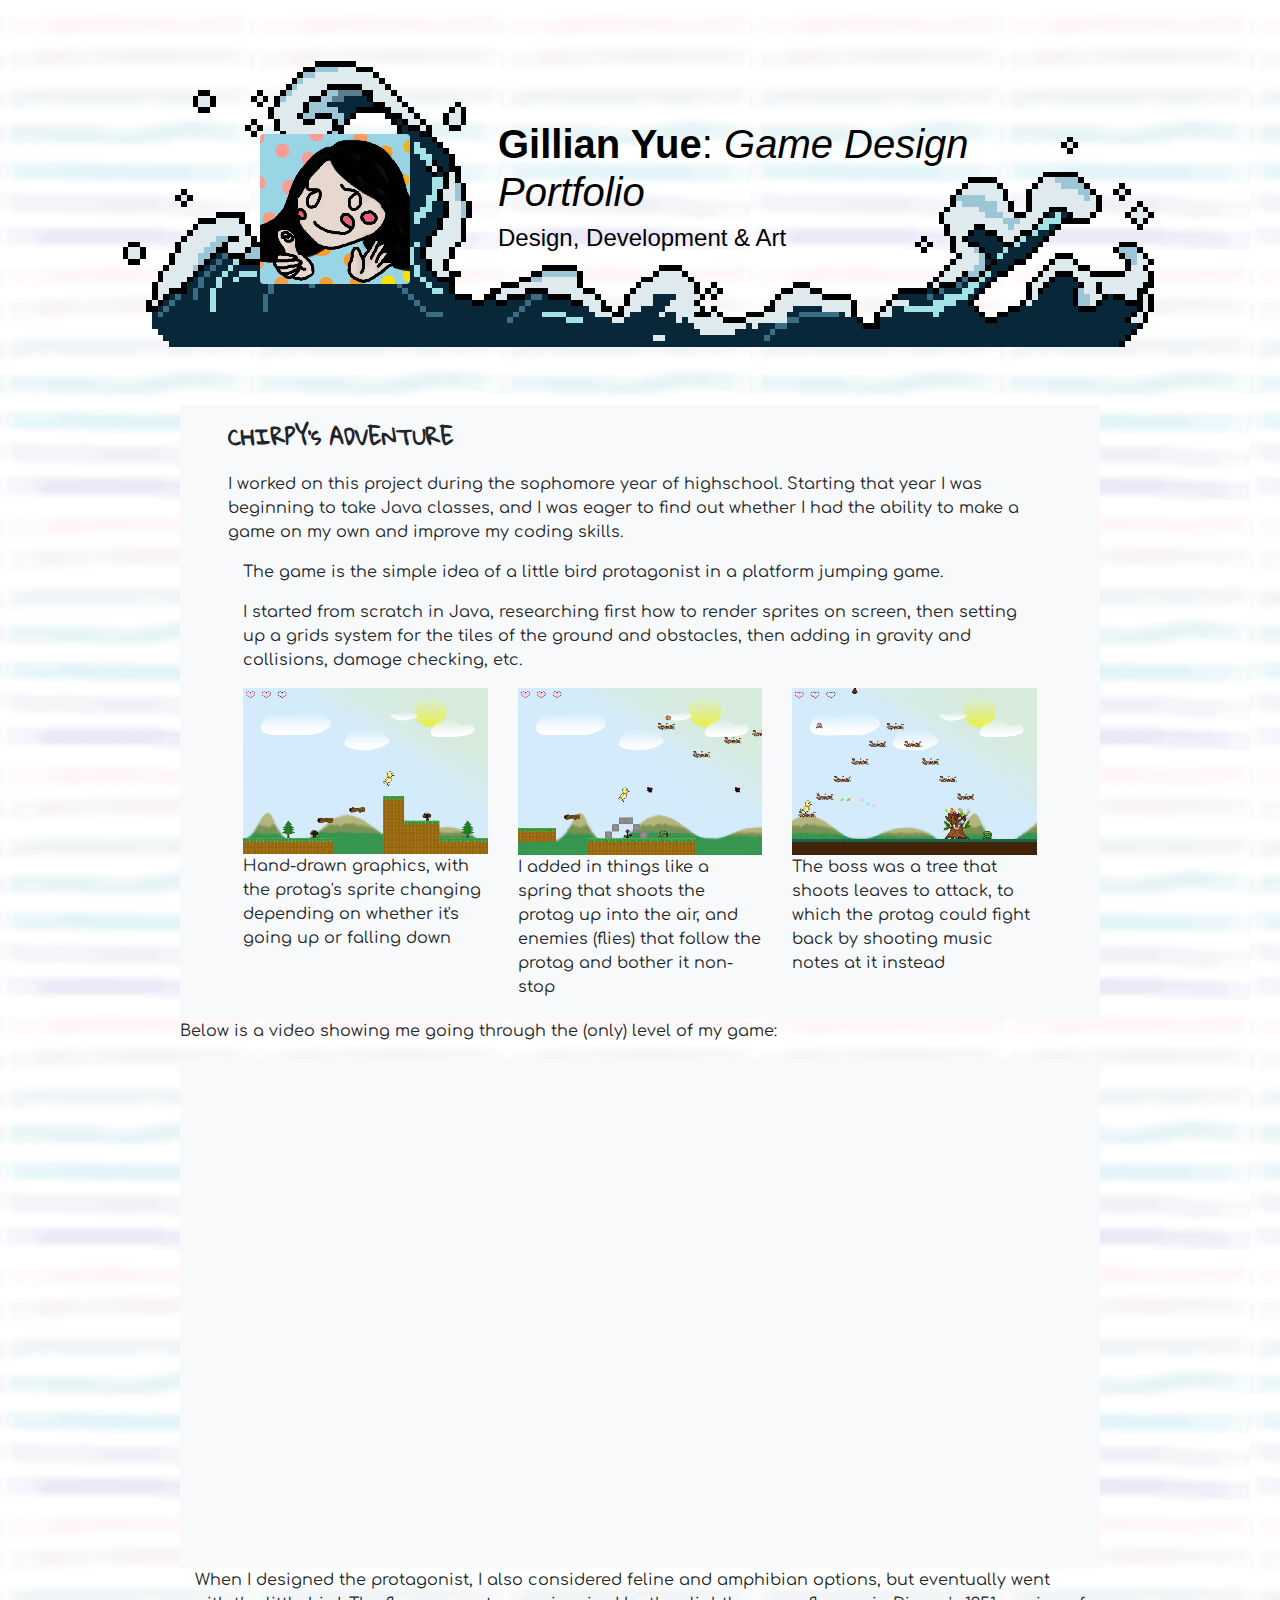
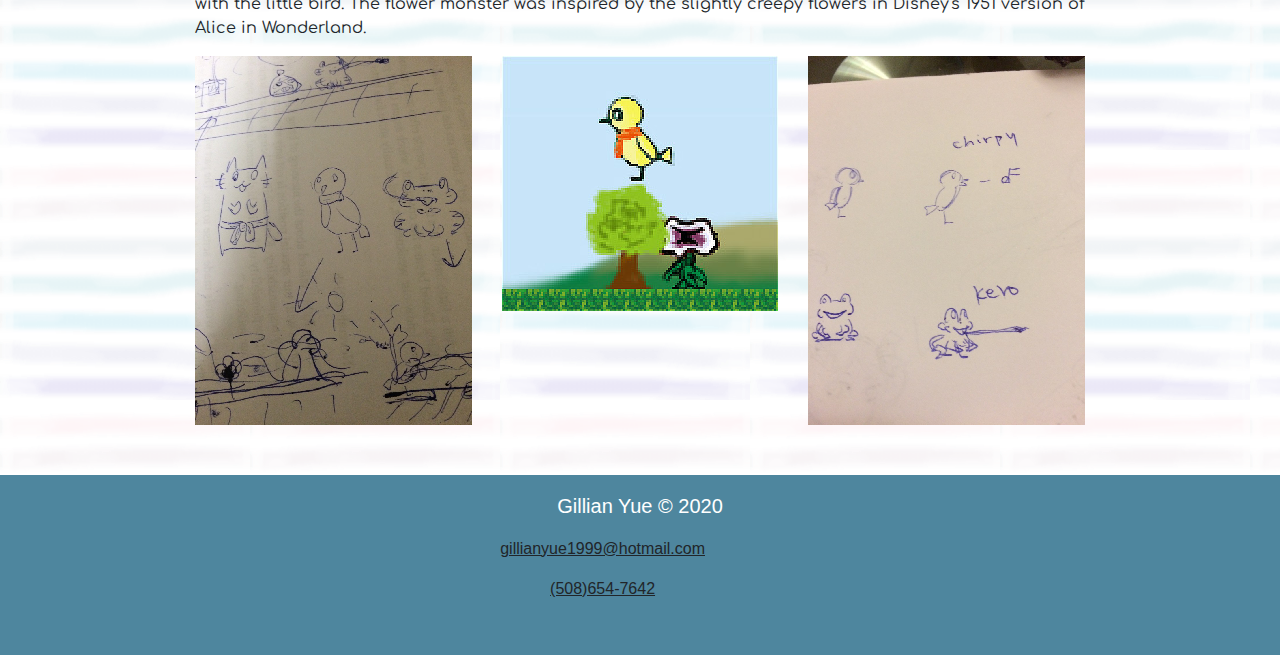
<file: chirpy.html>
<!DOCTYPE html>
<html lang="en">
  <head>
    <meta charset="utf-8">
    <meta name="viewport" content="width=device-width, initial-scale=1, shrink-to-fit=no">

    <!-- Bootstrap CSS -->
    <link rel="stylesheet"
    href="https://stackpath.bootstrapcdn.com/bootstrap/4.1.3/css/bootstrap.min.css"
    integrity="sha384-MCw98/SFnGE8fJT3GXwEOngsV7Zt27NXFoaoApmYm81iuXoPkFOJwJ8ERdknLPMO"
    crossorigin="anonymous">
    <link rel="stylesheet" href="./sub.css"  type="text/css"/>
    <link href="https://fonts.googleapis.com/css?family=Cinzel|Comfortaa|Gloria+Hallelujah" rel="stylesheet">
    <link rel="stylesheet" href="https://use.fontawesome.com/releases/v5.3.1/css/all.css" integrity="sha384-mzrmE5qonljUremFsqc01SB46JvROS7bZs3IO2EmfFsd15uHvIt+Y8vEf7N7fWAU" crossorigin="anonymous">
    <link href="//maxcdn.bootstrapcdn.com/bootstrap/4.0.0/css/bootstrap.min.css" rel="stylesheet" id="bootstrap-css">
  <script src="//maxcdn.bootstrapcdn.com/bootstrap/4.0.0/js/bootstrap.min.js"></script>
  <script src="//cdnjs.cloudflare.com/ajax/libs/jquery/3.2.1/jquery.min.js"></script>

  <script src="https://videopress.com/videopress-iframe.js"></script>
    <title>gyue.me</title>
  </head>

  <body>
    <div class="bg"></div>
    <div class="jumbotron" style="
    background: url(./assets/img/waves0.png) no-repeat;
    background-size: contain;
    image-rendering: -moz-crisp-edges;
    image-rendering: -webkit-crisp-edges;
    image-rendering: pixelated;
    image-rendering: crisp-edges;
    background-position: 48% 20px"
    id="fetch">
    <header class="container">
      <div class="row" style="position: relative">
      <div class="col-md-4 p-5">
        <a href="./index.html">
      <img id="home" src="./assets/img/profile.png"
    class="img-fluid rounded upNdown"
    alt="Responsive image"></a>
    </div>
    <div class="col-6 p-5" style="color: black">
    <h1 style="font-family: 'Gloria Hallelujah', cursive;
    font-size: 200%">
     <h1> <b>Gillian Yue</b>:
    <i>Game Design Portfolio</i></h1>
    <h4>Design, Development & Art</h4>
    </div>
    </div>
    </header>
    </div>


<section class="container bg-transparent"
style="font-family: 'Comfortaa', cursive">
  <div class="row">
    <div class="col-10" style="margin: auto">
  <div class="bg-light px-5 pt-3 pb-1">
    <dt class=""
    style="font-family: 'Gloria Hallelujah', cursive;
    font-size: 130%">CHIRPY's ADVENTURE</dt>


<p>
  I worked on this project during the sophomore year of
 highschool. Starting that year I was beginning to take
Java classes, and I was eager to find out whether I had
  the ability to make a game on my own and improve my
  coding skills.
</p>

    <div class="container">
      <p>The game is the simple idea of a little bird protagonist in a platform jumping game.</p>
      <p>I started from scratch in Java, researching first how to render sprites on screen, then
        setting up a grids system for the tiles of the ground and obstacles, then adding in gravity and 
        collisions, damage checking, etc. 
      </p>
      <div class="row">

        <div class="col-md-4">
          <div class="thumbnail">
              <img src="./assets/img/Chirpy/level_1.png" alt="Nature" style="width:100%">
              <div class="caption">
                <p>Hand-drawn graphics, with the protag's sprite changing depending on 
                  whether it's going up or falling down
                </p>
              </div>
          </div>
        </div>
        <div class="col-md-4">
          <div class="thumbnail">
              <img src="./assets/img/Chirpy/level_2.png" alt="Fjords" style="width:100%">
              <div class="caption">
                <p>I added in things like a spring that shoots the protag up into the air,
                  and enemies (flies) that follow the protag and bother it non-stop
                </p>
              </div>
          </div>
        </div>
        <div class="col-md-4">
          <div class="thumbnail">
              <img src="./assets/img/Chirpy/cover.png" alt="Lights" style="width:100%">
              <div class="caption">
                <p>The boss was a tree that shoots leaves to attack, to which the protag 
                  could fight back by shooting music notes at it instead
                </p>
              </div>
          </div>
        </div>
      </div>
    </div>

  </div>

  <p>Below is a video showing me going through the (only) level of my game: </p>
  <div class="bg-light px-5 pt-1 pb-5">

    <iframe width="800" height="450" src="https://videopress.com/embed/5vfY1KBb" 
    frameborder="0" allowfullscreen></iframe>

  </div>


  <div class="container">
    <p>When I designed the protagonist, I also considered feline and amphibian options, 
      but eventually went with the little bird. The flower monster was inspired by 
    the slightly creepy flowers in Disney's 1951 version of Alice in Wonderland.</p>
    <div class="row">
      <div class="col-md-4">
        <div class="thumbnail">
            <img src="./assets/img/Chirpy/c_design_0.jpg" alt="Lights" style="width:100%">

        </div>
      </div>
      <div class="col-md-4">
        <div class="thumbnail">
            <img src="./assets/img/Chirpy/chirpy.jpg" alt="Nature" style="width:100%">

        </div>
      </div>
      <div class="col-md-4">
        <div class="thumbnail">
            <img src="./assets/img/Chirpy/c_design_1.jpg" alt="Fjords" style="width:100%">

        </div>
      </div>
    </div>
  </div>



</div>
</div>

 </section>


 <section id="footer" class="footer navbar-fixed-bottom">
  <div class="container">
  <div class="row">
    <div class="col-md-12 py-3" >
            <div class="mb-5 center" style="
            text-align: center">
            <p id="copyright">Gillian Yue © 2020</p>
            <div class="row center" id="center" style="width: 600px; margin: auto;"> 
  <div >
            <p id="contactInfo">gillianyue1999@hotmail.com</p>
            <p id="contactInfo">(508)654-7642</p>
          </div>
            <ul class="list-unstyled list-inline social text-center" style="width: auto">
            <li class="list-inline-item"><a>
              <i class="far fa-moon" id="moon" onclick="moon()"></i></li></a>
  <li class="list-inline-item">
  <a href="https://www.linkedin.com/in/gillian-yue/" target="_blank">
    <i class="fab fa-linkedin"></i></a></li>
    <li class="list-inline-item">
    <a href="https://github.com/GillianYue" target="_blank">
  <i class="fab fa-github"></i></a></li>
  <li class="list-inline-item">
      <a href="https://www.youtube.com/channel/UCxLWq57kctYtRhiZXUQvmuQ/videos?view_as=subscriber"
      target="_blank">
      <i class="fab fa-youtube"></i></a></li>
  <li class="list-inline-item"><a>
  <i class="fas fa-poop" id="pp" onclick="pp()"></i></a></li>
  </ul></div>
  
            </div>
          </div>
  </div>
  </div>
  </section>

<!-- -->
      <script src="https://code.jquery.com/jquery-3.3.1.slim.min.js" integrity="sha384-q8i/X+965DzO0rT7abK41JStQIAqVgRVzpbzo5smXKp4YfRvH+8abtTE1Pi6jizo" crossorigin="anonymous"></script>
          <script src="https://cdnjs.cloudflare.com/ajax/libs/popper.js/1.14.3/umd/popper.min.js" integrity="sha384-ZMP7rVo3mIykV+2+9J3UJ46jBk0WLaUAdn689aCwoqbBJiSnjAK/l8WvCWPIPm49" crossorigin="anonymous"></script>
          <script src="https://stackpath.bootstrapcdn.com/bootstrap/4.1.3/js/bootstrap.min.js" integrity="sha384-ChfqqxuZUCnJSK3+MXmPNIyE6ZbWh2IMqE241rYiqJxyMiZ6OW/JmZQ5stwEULTy" crossorigin="anonymous"></script>
          <script src="script.js"></script>
  </body>
</html>
</file>
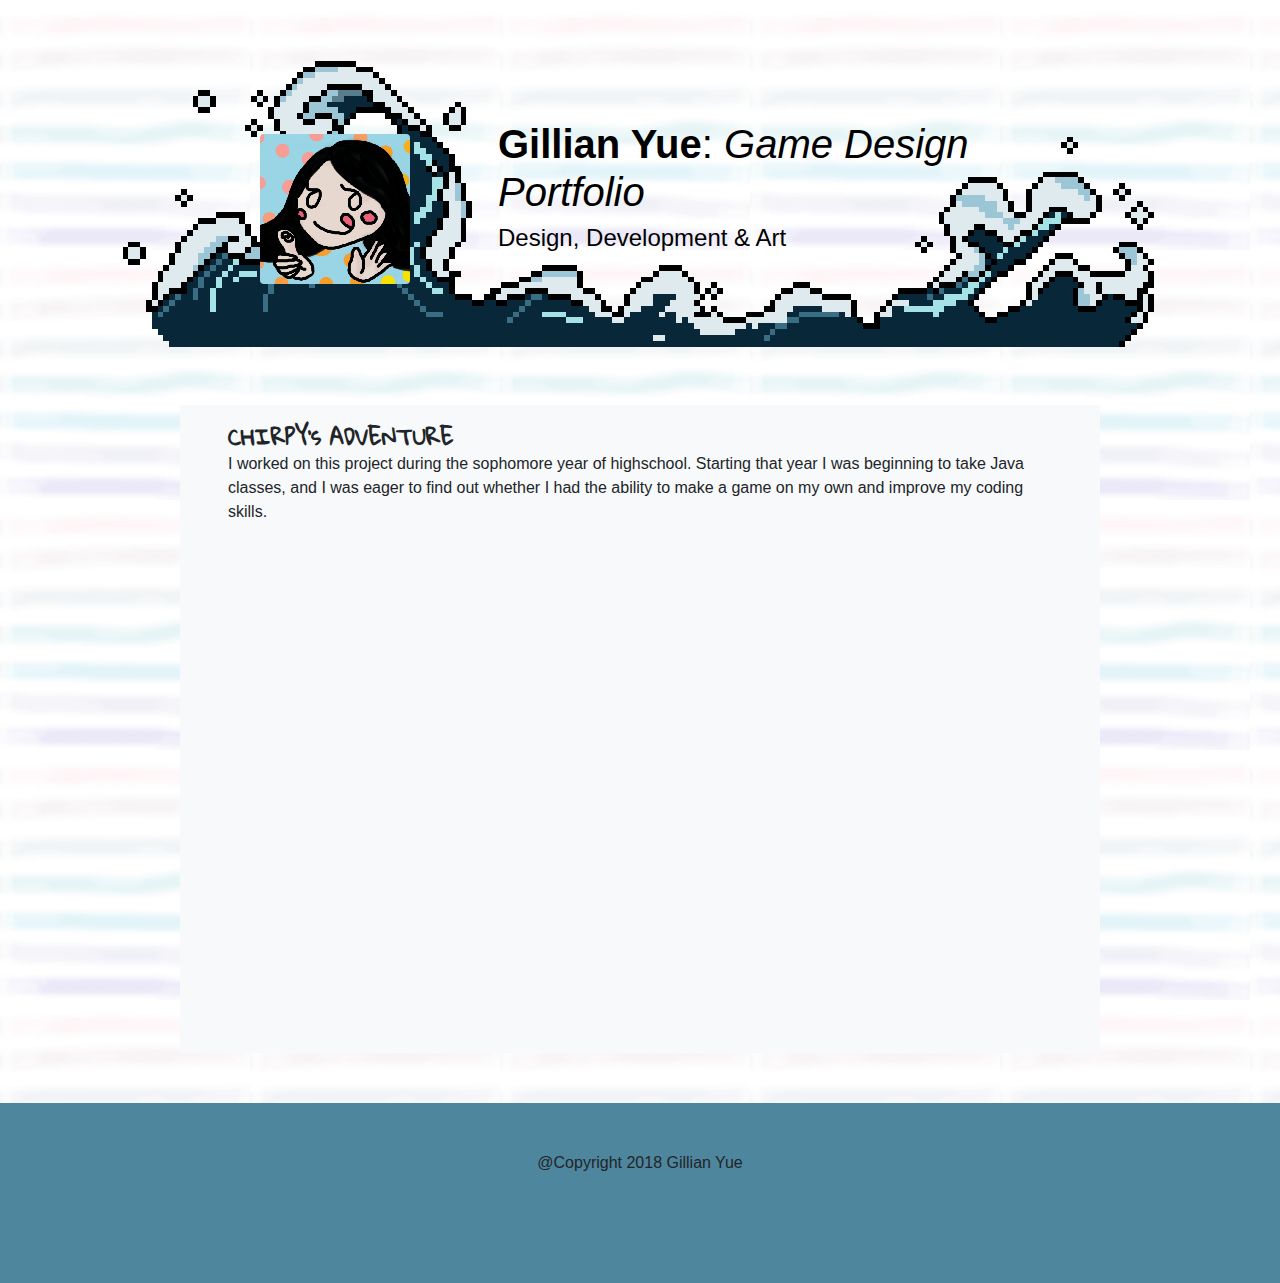
<file: sub01.html>
<!DOCTYPE html>
<html lang="en">
  <head>
    <meta charset="utf-8">
    <meta name="viewport" content="width=device-width, initial-scale=1, shrink-to-fit=no">

    <!-- Bootstrap CSS -->
    <link rel="stylesheet"
    href="https://stackpath.bootstrapcdn.com/bootstrap/4.1.3/css/bootstrap.min.css"
    integrity="sha384-MCw98/SFnGE8fJT3GXwEOngsV7Zt27NXFoaoApmYm81iuXoPkFOJwJ8ERdknLPMO"
    crossorigin="anonymous">
    <link rel="stylesheet" href="./main.css"  type="text/css"/>
    <link href="https://fonts.googleapis.com/css?family=Cinzel|Comfortaa|Gloria+Hallelujah" rel="stylesheet">
    <link rel="stylesheet" href="https://use.fontawesome.com/releases/v5.3.1/css/all.css" integrity="sha384-mzrmE5qonljUremFsqc01SB46JvROS7bZs3IO2EmfFsd15uHvIt+Y8vEf7N7fWAU" crossorigin="anonymous">
    <link href="//maxcdn.bootstrapcdn.com/bootstrap/4.0.0/css/bootstrap.min.css" rel="stylesheet" id="bootstrap-css">
  <script src="//maxcdn.bootstrapcdn.com/bootstrap/4.0.0/js/bootstrap.min.js"></script>
  <script src="//cdnjs.cloudflare.com/ajax/libs/jquery/3.2.1/jquery.min.js"></script>

  <script src="https://videopress.com/videopress-iframe.js"></script>
    <title>gyue.me</title>
  </head>

  <body>
    <div class="bg"></div>
    <div class="jumbotron" style="
    background: url(./assets/img/waves0.png) no-repeat;
    background-size: contain;
    image-rendering: -moz-crisp-edges;
    image-rendering: -webkit-crisp-edges;
    image-rendering: pixelated;
    image-rendering: crisp-edges;
    background-position: 48% 20px"
    id="fetch">
    <header class="container">
      <div class="row" style="position: relative">
      <div class="col-md-4 p-5">
          <a href="/" data-toggle="modal" data-target="#myModal">
      <img id="home" src="./assets/img/profile.png"
    class="img-fluid rounded upNdown"
    alt="Responsive image"></a>
    </div>
    <div class="col-6 p-5" style="color: black">
    <h1 style="font-family: 'Gloria Hallelujah', cursive;
    font-size: 200%">
     <h1> <b>Gillian Yue</b>:
    <i>Game Design Portfolio</i></h1>
    <h4>Design, Development & Art</h4>
    </div>
    </div>
    </header>
    </div>


<section class="container bg-transparent"
style="font-family: 'Comfortaa', cursive"> <!-- texts of about me -->
  <div class="row">
    <div class="col-10" style="margin: auto">
  <div class="bg-light px-5 pt-3 pb-1">
    <dt class=""
    style="font-family: 'Gloria Hallelujah', cursive;
    font-size: 130%">CHIRPY's ADVENTURE</dt>
  <p>
  I worked on this project during the sophomore year of
 highschool. Starting that year I was beginning to take
Java classes, and I was eager to find out whether I had
  the ability to make a game on my own and improve my
  coding skills.
</p>
  </div>
  <div class="bg-light px-5 pt-1 pb-5">

    <iframe width="800" height="450" src="https://videopress.com/embed/5vfY1KBb" 
    frameborder="0" allowfullscreen></iframe>

  </div>
</div>
</div>
 </section>





<section id="footer" >
<div class="container">
<div class="row">
  <div class="col-md-12 py-5">
          <div class="mb-5 center" style="
          text-align: center">
          <p>@Copyright 2018 Gillian Yue</p>
          <ul class="list-unstyled list-inline social text-center">
          <li class="list-inline-item">
          <a href="https://gillianyue.com/" target="_blank">
            <i class="far fa-moon"></i></a></li>
            <li class="list-inline-item">
<a href="https://www.youtube.com/channel/UCxLWq57kctYtRhiZXUQvmuQ/videos?view_as=subscriber"
target="_blank">
<i class="fab fa-youtube"></i></a></li>
<li class="list-inline-item">
<a href="https://ibb.co/gxRT29" target="_blank">
  <i class="fas fa-crow"></i></a></li>
  <li class="list-inline-item">
  <a href="https://github.com/GillianYue" target="_blank">
<i class="fab fa-github"></i></a></li>
<li class="list-inline-item"><a>
<i class="fas fa-poop" id="pp" onclick="pp()"></i></a></li>
</ul>
          </div>
        </div>
</div>
</div>
</section>

<!-- -->
      <script src="https://code.jquery.com/jquery-3.3.1.slim.min.js" integrity="sha384-q8i/X+965DzO0rT7abK41JStQIAqVgRVzpbzo5smXKp4YfRvH+8abtTE1Pi6jizo" crossorigin="anonymous"></script>
          <script src="https://cdnjs.cloudflare.com/ajax/libs/popper.js/1.14.3/umd/popper.min.js" integrity="sha384-ZMP7rVo3mIykV+2+9J3UJ46jBk0WLaUAdn689aCwoqbBJiSnjAK/l8WvCWPIPm49" crossorigin="anonymous"></script>
          <script src="https://stackpath.bootstrapcdn.com/bootstrap/4.1.3/js/bootstrap.min.js" integrity="sha384-ChfqqxuZUCnJSK3+MXmPNIyE6ZbWh2IMqE241rYiqJxyMiZ6OW/JmZQ5stwEULTy" crossorigin="anonymous"></script>
          <script src="script.js"></script>
  </body>
</html>
</file>
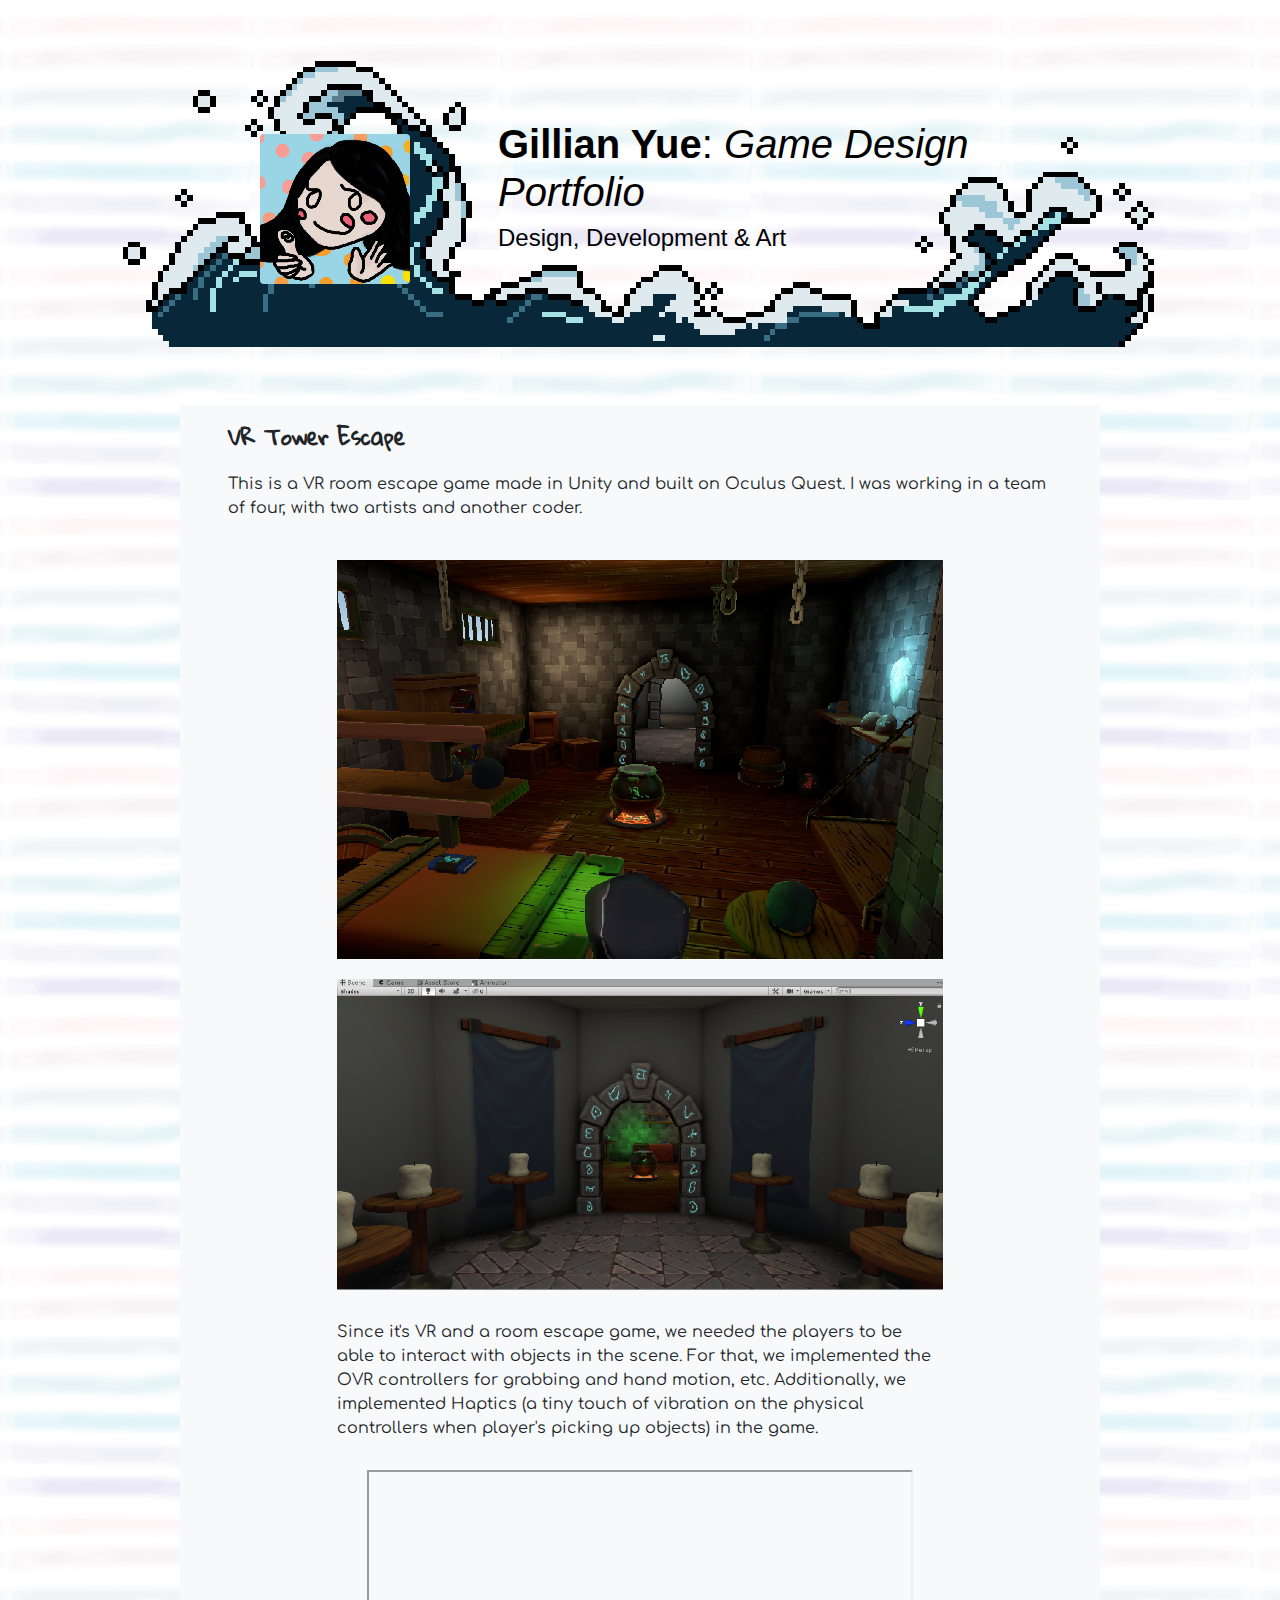
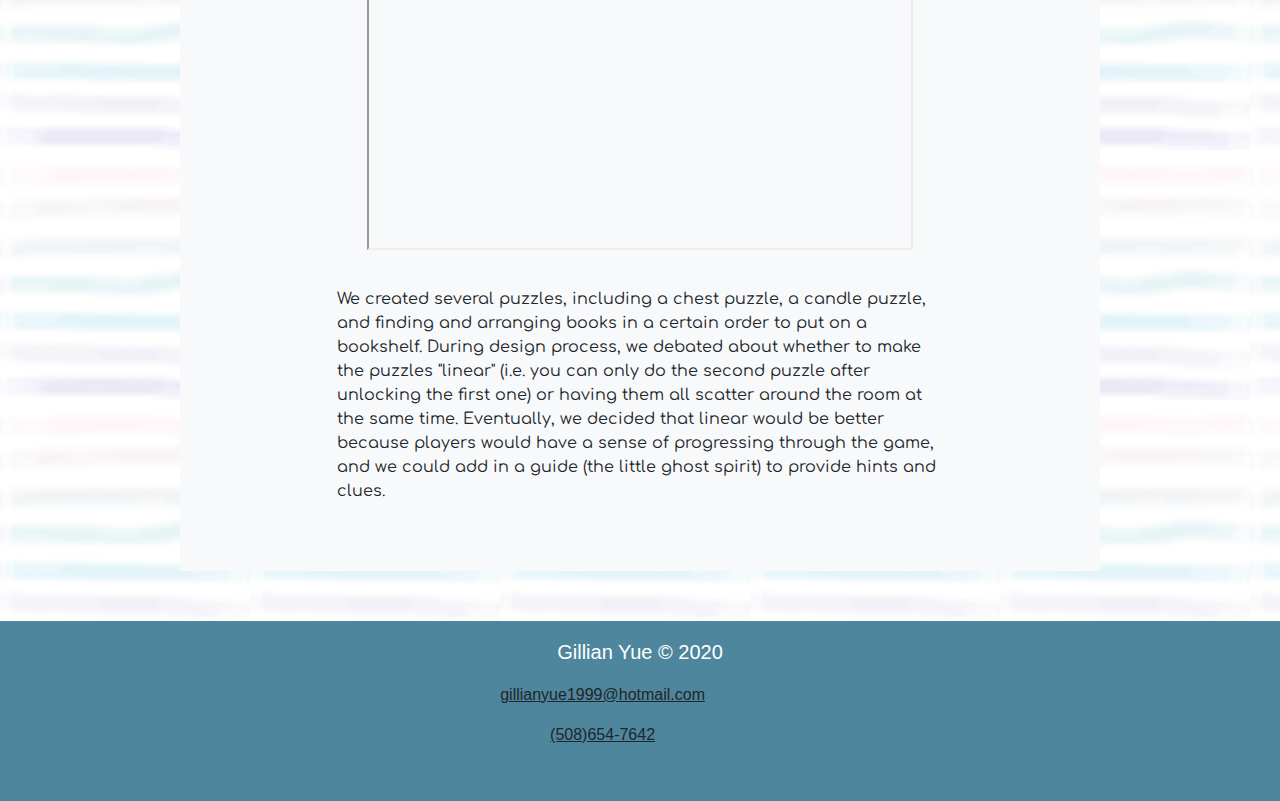
<file: tower_escape.html>
<!DOCTYPE html>
<html lang="en">
  <head>
    <meta charset="utf-8">
    <meta name="viewport" content="width=device-width, initial-scale=1, shrink-to-fit=no">

    <!-- Bootstrap CSS -->
    <link rel="stylesheet"
    href="https://stackpath.bootstrapcdn.com/bootstrap/4.1.3/css/bootstrap.min.css"
    integrity="sha384-MCw98/SFnGE8fJT3GXwEOngsV7Zt27NXFoaoApmYm81iuXoPkFOJwJ8ERdknLPMO"
    crossorigin="anonymous">
    <link rel="stylesheet" href="./sub.css"  type="text/css"/>
    <link href="https://fonts.googleapis.com/css?family=Cinzel|Comfortaa|Gloria+Hallelujah" rel="stylesheet">
    <link rel="stylesheet" href="https://use.fontawesome.com/releases/v5.3.1/css/all.css" integrity="sha384-mzrmE5qonljUremFsqc01SB46JvROS7bZs3IO2EmfFsd15uHvIt+Y8vEf7N7fWAU" crossorigin="anonymous">
    <link href="//maxcdn.bootstrapcdn.com/bootstrap/4.0.0/css/bootstrap.min.css" rel="stylesheet" id="bootstrap-css">
  <script src="//maxcdn.bootstrapcdn.com/bootstrap/4.0.0/js/bootstrap.min.js"></script>
  <script src="//cdnjs.cloudflare.com/ajax/libs/jquery/3.2.1/jquery.min.js"></script>

  <script src="https://videopress.com/videopress-iframe.js"></script>
    <title>gyue.me</title>
  </head>

  <body>
    <div class="bg"></div>
    <div class="jumbotron" style="
    background: url(./assets/img/waves0.png) no-repeat;
    background-size: contain;
    image-rendering: -moz-crisp-edges;
    image-rendering: -webkit-crisp-edges;
    image-rendering: pixelated;
    image-rendering: crisp-edges;
    background-position: 48% 20px"
    id="fetch">
    <header class="container">
      <div class="row" style="position: relative">
      <div class="col-md-4 p-5">
        <a href="./index.html">
      <img id="home" src="./assets/img/profile.png"
    class="img-fluid rounded upNdown"
    alt="Responsive image"></a>
    </div>
    <div class="col-6 p-5" style="color: black">
    <h1 style="font-family: 'Gloria Hallelujah', cursive;
    font-size: 200%">
     <h1> <b>Gillian Yue</b>:
    <i>Game Design Portfolio</i></h1>
    <h4>Design, Development & Art</h4>
    </div>
    </div>
    </header>
    </div>


<section class="container bg-transparent"
style="font-family: 'Comfortaa', cursive"> 
  <div class="row">
    <div class="col-10" style="margin: auto">
  <div class="bg-light px-5 pt-3 pb-1">
    <dt class=""
    style="font-family: 'Gloria Hallelujah', cursive;
    font-size: 130%">VR Tower Escape</dt>
  <p>
  This is a VR room escape game made in Unity and built on Oculus Quest. I was working in a team of four, 
  with two artists and another coder. 
</p>

<div id="center" class="bg-light px-5 pt-1 pb-5">
    <div class="col-10" style="padding: 0px" >
<img id="im" src="./assets/img/Room_Escape/cover.png">
<img id="im" style="margin-bottom: 30px" src="./assets/img/Room_Escape/room.png">

<p>Since it's VR and a room escape game, we needed the players to be able to interact with objects in the 
  scene. For that, we implemented the OVR controllers for grabbing and hand motion, etc. Additionally, 
  we implemented Haptics (a tiny touch of vibration on the physical controllers when player's picking up objects)
  in the game. 
</p>

<div style="margin: 30px">
    <iframe width="100%" height= "380px"
      src="https://www.youtube.com/embed/MkEpG5Qwd9I">
    </iframe>
    </div>

<p>We created several puzzles, including a chest puzzle, a candle puzzle, and finding and arranging books in a certain
  order to put on a bookshelf. During design process, we debated about whether to make the puzzles 
  "linear" (i.e. you can only do the second puzzle after unlocking the first one) or having them all
  scatter around the room at the same time. Eventually, we decided that linear would be better because
  players would have a sense of progressing through the game, and we could add in a guide (the little ghost spirit)
  to provide hints and clues.
</p>



</div>

  </div>

  </div>
</div>
</div>
 </section>


 <section id="footer" class="footer navbar-fixed-bottom">
  <div class="container">
  <div class="row">
    <div class="col-md-12 py-3" >
            <div class="mb-5 center" style="
            text-align: center">
            <p id="copyright">Gillian Yue © 2020</p>
            <div class="row center" id="center" style="width: 600px; margin: auto;"> 
  <div >
            <p id="contactInfo">gillianyue1999@hotmail.com</p>
            <p id="contactInfo">(508)654-7642</p>
          </div>
            <ul class="list-unstyled list-inline social text-center" style="width: auto">
            <li class="list-inline-item"><a>
              <i class="far fa-moon" id="moon" onclick="moon()"></i></li></a>
  <li class="list-inline-item">
  <a href="https://www.linkedin.com/in/gillian-yue/" target="_blank">
    <i class="fab fa-linkedin"></i></a></li>
    <li class="list-inline-item">
    <a href="https://github.com/GillianYue" target="_blank">
  <i class="fab fa-github"></i></a></li>
  <li class="list-inline-item">
      <a href="https://www.youtube.com/channel/UCxLWq57kctYtRhiZXUQvmuQ/videos?view_as=subscriber"
      target="_blank">
      <i class="fab fa-youtube"></i></a></li>
  <li class="list-inline-item"><a>
  <i class="fas fa-poop" id="pp" onclick="pp()"></i></a></li>
  </ul></div>
  
            </div>
          </div>
  </div>
  </div>
  </section>

<!-- -->
      <script src="https://code.jquery.com/jquery-3.3.1.slim.min.js" integrity="sha384-q8i/X+965DzO0rT7abK41JStQIAqVgRVzpbzo5smXKp4YfRvH+8abtTE1Pi6jizo" crossorigin="anonymous"></script>
          <script src="https://cdnjs.cloudflare.com/ajax/libs/popper.js/1.14.3/umd/popper.min.js" integrity="sha384-ZMP7rVo3mIykV+2+9J3UJ46jBk0WLaUAdn689aCwoqbBJiSnjAK/l8WvCWPIPm49" crossorigin="anonymous"></script>
          <script src="https://stackpath.bootstrapcdn.com/bootstrap/4.1.3/js/bootstrap.min.js" integrity="sha384-ChfqqxuZUCnJSK3+MXmPNIyE6ZbWh2IMqE241rYiqJxyMiZ6OW/JmZQ5stwEULTy" crossorigin="anonymous"></script>
          <script src="script.js"></script>
  </body>
</html>
</file>
<file: sub.css>
#im{
    width: 100%;
    margin-top: 20px;
}

video{
  margin-bottom: 20px;
}

dt{
  margin-bottom: 20px;
}

a, a h5{
    color: black;
    text-decoration: none; /* no underline */
  }

  a:hover{
    color: black;
    text-decoration: none; /* no underline */
  }

  #title{
    font-family: 'Ubuntu', sans-serif;
  }

  #cyan{
    background-color: cyan;
  }

  body{
background-image: url(./assets/img/bg.png);
  }

  #block1{
    background-color: white;
    border-radius: 10px;
    height: 80px;
    padding: 30px;
    box-shadow: 0 2px 4px 0 rgba(0, 0, 0, 0.05), 0 3px 10px 0 rgba(0, 0, 0, 0.1);
  }

  #block2{
    background-color: white;
    border-radius: 10px;
    margin-top: 20px; 
    padding: 30px; 
    padding-bottom: 50px;
    box-shadow: 0 2px 4px 0 rgba(0, 0, 0, 0.05), 0 3px 10px 0 rgba(0, 0, 0, 0.1);
    /* height: 80px; */
  } 

#footer{
background-color: rgba(78,134,158,1);
margin-top: 50px;
height: 180px;
position: relative;
    left: 0;
    bottom: 0;
    width: 100%;
    margin-bottom: 0px;
    overflow: hidden;
    padding-bottom: 20px;
}

html,body{
    height: 100%
}

#myModal{
  top:200px;
}

#home{
  height: 150px; width: 150px; float: right;
  position:absolute; top: 70px; left: 190px; z-index:50;
  cursor: pointer;
}

#footer a {
    color: #ffffff;
    text-decoration: none !important;
    background-color: transparent;
    -webkit-text-decoration-skip: objects;
    cursor: pointer; font-size: 30px;
}
#footer ul.social li{
	padding: 3px 0;
}
#footer ul.social li a i {
    margin-right: 5px;
	font-size:25px;
	-webkit-transition: .5s all ease;
	-moz-transition: .5s all ease;
	transition: .5s all ease;
}
#footer ul.social li:hover a i {
	font-size:30px;
	margin-top:-10px;
}

img{
image-rendering: -moz-crisp-edges;
image-rendering: -webkit-crisp-edges;
image-rendering: pixelated;
image-rendering: crisp-edges;
}

audio{
  padding-bottom: 10px;
}

.jumbotron {
  background-color: rgba(165,234,255,0.3);
}

.fa-fish:hover{
  font-size: 25px;
}

#copyright{
  color: white;
  width: auto;
  font-size: 20px;
}

#contactInfo{
  text-decoration: underline;
  width: auto;
}

#center{
    display: flex;
  flex: 1;
  align-items: center;
  justify-content: center;
}
</file>
<file: main.css>
a, a h5{
    color: black;
    text-decoration: none; /* no underline */
  }
  
  h2, p{
    font-family: 'Hind Siliguri', sans-serif;
  }

  a:hover, h5:hover{
    color: black;
    text-decoration: none; /* no underline */
  }

  #title{
    font-family: 'Ubuntu', sans-serif;
  }

  #font1{
    font-family: 'Cinzel', serif;
  }

  #cyan{
    background-color: cyan;
  }

  body{
background-image: url(./assets/img/bg.png);
  }

  #block1{
    background-color: white;
    border-radius: 10px;
    height: 80px;
    padding: 30px;
    box-shadow: 0 2px 4px 0 rgba(0, 0, 0, 0.05), 0 3px 10px 0 rgba(0, 0, 0, 0.1);
    font-family: 'Hind Siliguri', sans-serif;
  }

  #block2{
    background-color: white;
    border-radius: 10px;
    margin-top: 20px; 
    padding: 30px; 
    padding-bottom: 50px;
    box-shadow: 0 2px 4px 0 rgba(0, 0, 0, 0.05), 0 3px 10px 0 rgba(0, 0, 0, 0.1);
    /* height: 80px; */
  } 

#footer{
background-color: rgba(78,134,158,1);
margin-top: 50px;
height: 180px;
position: relative;
    left: 0;
    bottom: 0;
    width: 100%;
    margin-bottom: 0px;
    overflow: hidden;
    padding-bottom: 20px;
}

html,body{
    height: 100%
}

#myModal{
  top:200px;
}

#home{
  height: 150px; width: 150px; float: right;
  position:absolute; top: 70px; left: 190px; z-index:50;
  cursor: pointer;

}
#footer a {
    color: #ffffff;
    text-decoration: none !important;
    background-color: transparent;
    -webkit-text-decoration-skip: objects;
    cursor: pointer; font-size: 30px;
}
#footer ul.social li{
	padding: 3px 0;
}
#footer ul.social li a i {
    margin-right: 5px;
	font-size:25px;
	-webkit-transition: .5s all ease;
	-moz-transition: .5s all ease;
	transition: .5s all ease;
}
#footer ul.social li:hover a i {
	font-size:30px;
	margin-top:-10px;
}

#portfolio img {
  object-fit: cover;
  cursor: pointer;
  height: 150px; width: 200px;
  opacity: 0.9;
  position: absolute;

  -webkit-transition: .5s all ease;
	-moz-transition: .5s all ease;
	transition: .5s all ease;
}

img{
image-rendering: -moz-crisp-edges;
image-rendering: -webkit-crisp-edges;
image-rendering: pixelated;
image-rendering: crisp-edges;
}

audio{
  padding-bottom: 10px;
}

#portfolio img:hover {
  object-fit: cover;
  height: 170px; width: 300px;
  opacity: 1;
}

#portfolio h5{
     text-align: center;
     padding-top: 7%;
    top: 50%;
    font-family: 'Cinzel', serif;
    font-size: 200%;
    opacity: 0;
}

#portfolio .card-img{
  text-align: center;
}

#portfolio p{
  position: absolute;
    top: 45%;
    left: 50%;
    transform: translate(-50%, -50%);
    font-family: 'Hind Siliguri', sans-serif;
    font-size: 120%;
    opacity: 0;
}

#portfolio.row{
  border-style: none
}

.jumbotron {
  background-color: rgba(165,234,255,0.3);
}

.fa-fish{
/* margin-left: 450px;
margin-top: 40px; */
color: black;
z-index: 50;
font-size:20px;
-webkit-transition: .5s all ease;
-moz-transition: .5s all ease;
transition: .5s all ease;
cursor: pointer;
opacity: 0;
}

.fa-fish:hover{
  font-size: 25px;
}

#copyright{
  color: white;
  width: auto;
  font-size: 20px;
}

#contactInfo{
  text-decoration: underline;
  width: auto;
}

#center{
  flex: 1;
  align-items: space-around;
  justify-content: space-around;
}

@keyframes bgFadeIn{
0%{
opacity: 0;
}
100%{
  opacity:1;
}
}

@keyframes bgFadeOut{
0%{
opacity: 1;
}
100%{
  opacity:0;
}
}

@keyframes upNdown{
0%{
top: 80px;
opacity: 1;
}
10%{
  top: 20px;
}
20%{
  top:80px;
}
30%{
  top: 20px;
}
40%{
  top:80px;
}
100%{
  top: 80px;
  opacity: 1;
}
}

@keyframes upNdown_c{
  0%{
  top: 40px;
  }
  50%{
    top: 30px;
  }
  100%{
    top: 40px;
  }
}

.upNdown{
animation-iteration-count: infinite;
animation-play-state: running;
animation: upNdown 2s infinite;
}

.upNdown_c{
animation-iteration-count: infinite;
animation-play-state: running;
animation: upNdown_c 2s linear infinite;
}

.fadeIn{
  animation-iteration-count: infinite;
  animation-play-state: running;
  animation: bgFadeIn 2s forwards;
}

.fadeOut{
  animation-iteration-count: infinite;
  animation-play-state: running;
  animation: bgFadeOut 2s forwards;
}
</file>
